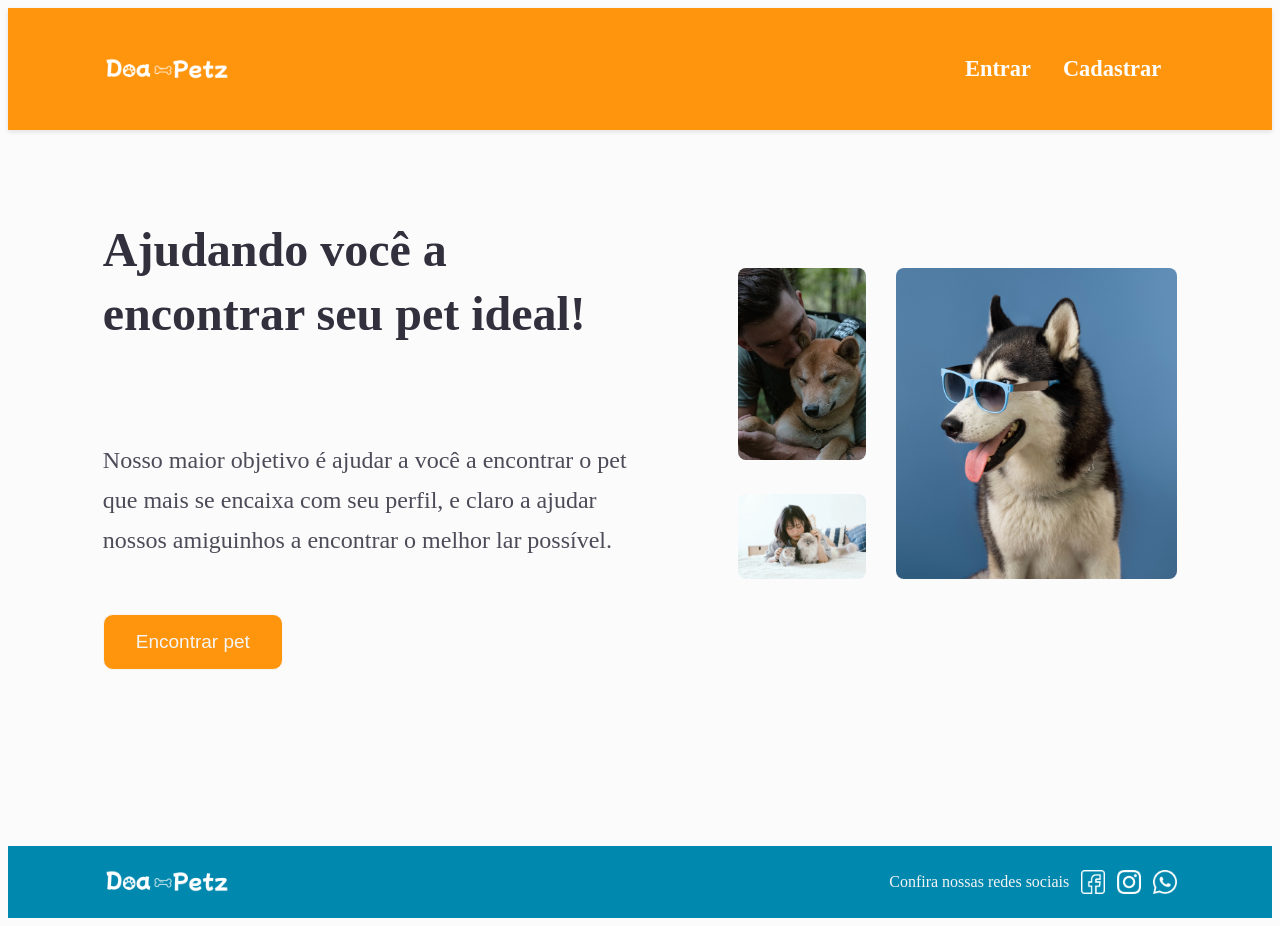
<file: index.html>
<!DOCTYPE html>
<html lang="pt-BR">

<head>
    <meta charset="UTF-8">
    <meta name="viewport" content="width=device-width, initial-scale=1.0">
    <title>Doa Petz Web</title>
    <!-- FontAwesome para os ícones do perfil logado -->
    <link rel="stylesheet" href="https://cdnjs.cloudflare.com/ajax/libs/font-awesome/6.4.0/css/all.min.css">
    <link rel="stylesheet" href="estilo.css">
</head>

<body>
    <!-- Modal de Cadastro de Pet -->
    <div id="modal-cadastro-pet" class="modal">
        <div class="modal-conteudo">
            <span class="fechar-modal-pet">&times;</span>
            <h2 class="titulo-modal">Cadastrar um Pet</h2>
            <form id="form-cadastro-pet">
                <div class="grupo-input">
                    <label for="nome-pet">Nome do Pet</label>
                    <input type="text" id="nome-pet" required placeholder="Ex: Bob, Mia...">
                </div>
                <div class="grupo-input">
                    <label for="especie-pet">Espécie</label>
                    <select id="especie-pet" required>
                        <option value="">Selecione...</option>
                        <option value="Cachorro">Cachorro</option>
                        <option value="Gato">Gato</option>
                        <option value="Outro">Outro</option>
                    </select>
                </div>
                <div class="grupo-input">
                    <label for="descricao-pet">Descrição</label>
                    <textarea id="descricao-pet" rows="3" required placeholder="É brincalhão? Calmo? Gosta de crianças?"></textarea>
                </div>
                <button type="submit" class="botao-principal botao-login">Cadastrar Pet</button>
            </form>
        </div>
    </div>

    <!-- Modal de Login -->
    <div id="modal-login" class="modal">
        <div class="modal-conteudo">
            <span class="fechar-modal">&times;</span>
            <h2 class="titulo-modal">Acesse sua conta</h2>
            <form id="form-login">
                <div class="grupo-input">
                    <label for="email">E-mail</label>
                    <input type="email" id="email" required placeholder="Digite seu e-mail">
                </div>
                <div class="grupo-input">
                    <label for="senha">Senha</label>
                    <input type="password" id="senha" required placeholder="Digite sua senha">
                </div>
                <button type="submit" class="botao-principal botao-login">Entrar</button>
            </form>
        </div>
    </div>

   <!-- Cabeçalho -->
    <header class="cabecalho">
        <nav class="menu">
            <a href="index.html">
                <img class="logomarca" src="./Assets/doapetz-branco.png" alt="Logo DoaPetz">
            </a>

            <!-- Estado 1: Visível quando DESLOGADO -->
            <ul class="links-navegacao links-padrao" id="menu-deslogado">
                <li><a href="">Entrar</a></li>
                <li class="registrar"><a href="">Cadastrar</a></li>
            </ul>

            <!-- Estado 2: Visível quando LOGADO (Oculto por padrão via CSS) -->
            <div class="perfil-cabecalho-detalhes" id="menu-logado" style="display: none;">
                <div class="info-usuario">
                    <img src="./Assets/homem-cachorro.jpeg" alt="Foto do Usuário" class="foto-perfil">
                    <div class="dados-usuario">
                        <span class="nome-usuario">The Rock</span>
                        <span class="localizacao"><i class="fa-solid fa-location-dot"></i> Scs, São Paulo</span>
                    </div>
                </div>

               <div class="acoes-direita">
                    <a href="encontrar-pets.html" class="icone-cabecalho" title="Voltar para Encontrar Pets">
                        <i class="fa-solid fa-house"></i>
                    </a>
                    <div class="icone-cabecalho" title="Notificações">
                        <i class="fa-regular fa-bell"></i>
                    </div>
                    <!-- Botão de Sair unificado -->
                    <div class="icone-cabecalho" id="btn-sair" title="Sair da Conta" style="cursor: pointer;">
                        <i class="fa-solid fa-right-from-bracket"></i>
                    </div>
                </div>
            </div>
        </nav>
    </header>   

    <!-- Corpo Principal -->
    <main class="corpo">
        <section class="painel-principal">
            <div class="anuncio-petz">
                <h1 class="titulo">Ajudando você a encontrar seu pet ideal!</h1>
                <p class="descricao">Nosso maior objetivo é ajudar a você a encontrar o pet que mais se encaixa com seu perfil, e claro a ajudar nossos amiguinhos a encontrar o melhor lar possível.</p>
                <button class="botao-principal">Encontrar pet</button>
            </div>
            <div class="imagens-petz">
                <div class="fotos-da-esquerda">
                    <img src="./Assets/homem-cachorro.jpeg" alt="Homem com cachorro">
                    <img src="./Assets/moca-gatos.jpg" alt="Mulher com gatos">
                </div>
                <div class="fotos-da-direita">
                    <img src="./Assets/cachorro-oculos.jpg" alt="cachorro com oculos">
                </div>
            </div>
        </section>
    </main>

    <!-- Rodapé -->
    <footer class="rodape">
        <div class="conteudo-rodape">
            <img class="logomarca" src="./Assets/doapetz-branco.png" alt="Logo DoaPetz">
            <div class="redes-sociais">
                <p>Confira nossas redes sociais</p>
                <img class="icone-social" src="./Assets/facebook.png" alt="Facebook">
                <img class="icone-social" src="./Assets/instagram.png" alt="Instagram">
                <img class="icone-social" src="./Assets/whatsapp.png" alt="WhatsApp">
            </div>
        </div>
    </footer>

    <!-- Arquivo JavaScript referenciado corretamente -->
    <script src="./script.js"></script>
</body>
</html>
</file>
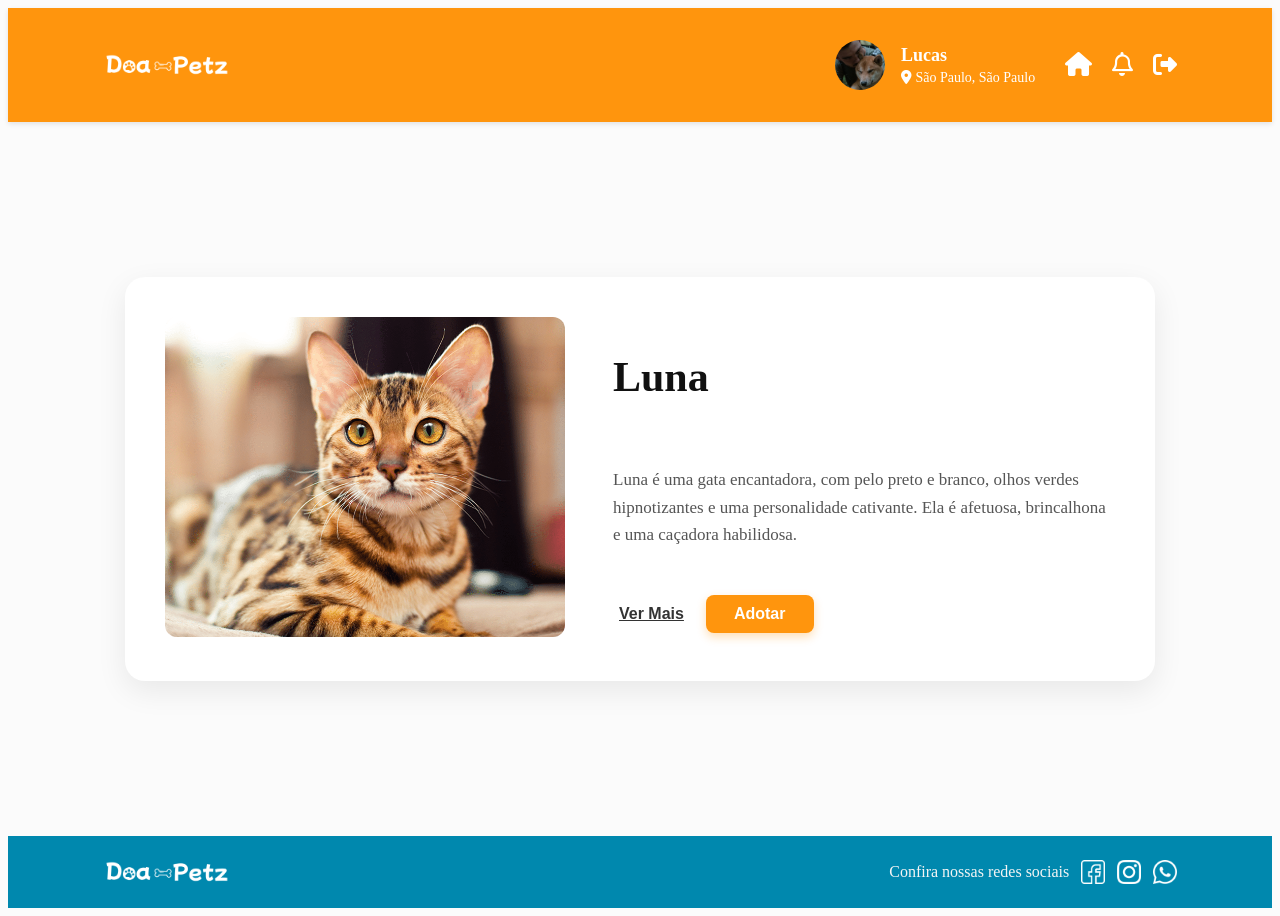
<file: detalhes-pet.html>
<!DOCTYPE html>
<html lang="pt-BR">

<head>
    <meta charset="UTF-8">
    <meta name="viewport" content="width=device-width, initial-scale=1.0">
    <title>Doa Petz - Detalhes do Pet</title>
    <!-- FontAwesome para os ícones -->
    <link rel="stylesheet" href="https://cdnjs.cloudflare.com/ajax/libs/font-awesome/6.4.0/css/all.min.css">
    <link rel="stylesheet" href="estilo.css">
</head>

<body class="pagina-detalhes">


    <!-- Cabeçalho Logado -->
    <header class="cabecalho-detalhes">
        <nav class="menu">
            <a href="encontrar-pets.html">
                <img class="logomarca" src="./Assets/doapetz-branco.png" alt="Logo DoaPetz">
            </a>

            <div class="perfil-cabecalho-detalhes">
                <div class="info-usuario">
                    <img src="./Assets/homem-cachorro.jpeg" alt="Foto do Usuário" class="foto-perfil">
                    <div class="dados-usuario">
                        <span class="nome-usuario">Lucas</span>
                        <span class="localizacao"><i class="fa-solid fa-location-dot"></i> São Paulo, São Paulo</span>
                    </div>
                </div>


                <div class="acoes-direita">
                    <a href="encontrar-pets.html" class="icone-cabecalho" title="Voltar para Encontrar Pets">
                        <i class="fa-solid fa-house"></i>
                    </a>
                    <div class="icone-cabecalho" title="Notificações">
                        <i class="fa-regular fa-bell"></i>
                    </div>
                    <!-- Botão de Sair unificado -->
                    <div class="icone-cabecalho" id="btn-sair" title="Sair da Conta" style="cursor: pointer;">
                        <i class="fa-solid fa-right-from-bracket"></i>
                    </div>
                </div>
            </div>
        </nav>
    </header>


    <main class="corpo-detalhe-pet">
        <div class="card-detalhe-container">

            <!-- Adicionamos um ID (imagem-pet) para o JavaScript conseguir trocar a foto -->
            <div class="detalhe-imagem">
                <img src="./Assets/luna.png" alt="Foto do Pet" id="imagem-pet">
            </div>


            <div class="detalhe-info">
                <!-- Adicionamos um ID (nome-pet) para o JavaScript trocar o título -->
                <h1 class="nome-pet-titulo" id="nome-pet">Luna</h1>

                <!-- Adicionamos um ID (descricao-pet) para o JavaScript trocar o texto -->
                <p class="descricao-pet-texto" id="descricao-pet">
                    Luna é uma gata encantadora, com pelo preto e branco, olhos verdes hipnotizantes e uma personalidade
                    cativante. Ela é afetuosa, brincalhona e uma caçadora habilidosa.
                </p>

                <div class="botoes-acao-pet">
                    <button class="btn-ver-mais" id="btn-ver-mais">Ver Mais</button>
                    <button class="btn-adotar" id="btn-adotar">Adotar</button>
                </div>
            </div>
        </div>
    </main>


    <footer class="rodape">
        <div class="conteudo-rodape">
            <img class="logomarca" src="./Assets/doapetz-branco.png" alt="Logo DoaPetz">
            <div class="redes-sociais">
                <p>Confira nossas redes sociais</p>
                <img class="icone-social" src="./Assets/facebook.png" alt="Facebook">
                <img class="icone-social" src="./Assets/instagram.png" alt="Instagram">
                <img class="icone-social" src="./Assets/whatsapp.png" alt="WhatsApp">
            </div>
        </div>
    </footer>
    <script>
        document.addEventListener("DOMContentLoaded", function () {
            const parametros = new URLSearchParams(window.location.search)
            const nomeDoPet = parametros.get("nome")
            const fotoDoPet = parametros.get("foto")
            const descricoesPets = {
               "SPOT": "Spot é um Labrador muito dócil e amigável de 08 anos. Adora correr no parque, é super paciente com crianças e está procurando uma família amorosa para curtir a terceira idade.",
"LUNA": "Luna é uma gata da raça Bengal, com 11 meses de idade. Extremamente curiosa, cheia de energia e adora brincar com bolinhas de corda.",
"GEORGIA": "Georgia é uma Beagle de 4 anos muito charmosa. Adora um bom passeio ao ar livre e é uma excelente companheira para quem gosta de caminhar.",
"MINGAU": "Mingau é um gato SRD de 2 anos, muito calmo, carinhoso e que adora tirar longos cochilos no sofá de casa.",
"Peppa": "Peppa é uma porca de 3 anos, muito comilona, adora correr atrás das pessoas para brincar e ama uma poça de lama",
"Scooby": "Scooby é um salsicha de 2 anos, muito encantador, adora correr e ganhar carinho de todos",
"George": "George é um  macaco de 1 ano, gosta de escalar tudo, ama ficar agarrado no pescoço de todos e comer muitas frutas",
"Pascal": "Pascal é um lagarto de 5 anos, adora se esconder e quando é encontrado começa a correr bem rápido atrás de todos",
"Telles": "Telles é um bulldog de 3 anos, adora dormir, comer muita ração e adora passear por todos os lugares", 
"Linguiça": "Linguiça é um lemure de 2 anos, encantadora, adora carinho e ama se esconder", 
"Kat": "Kat é uma gata de 2 anos, que adora dormir e ficar deitada no colo recebendo carinho", 
"Neve": "Neve é uma labradora de 3 anos, é muito carinhosa e adora ter alguém para brincar e passear."
            }

            if (nomeDoPet) {
                const tituloH1 = document.getElementById("nome-pet");
                if (tituloH1) {
                    tituloH1.innerText = nomeDoPet;
                }

                const textoDescricao = document.getElementById("descricao-pet")
                if (textoDescricao) {
                    const nomeMaiusculo = nomeDoPet.toUpperCase();
                    if (descricoesPets[nomeMaiusculo]) {
                        textoDescricao.innerText = descricoesPets[nomeMaiusculo];
                    } else {
                        textoDescricao.innerText = nomeDoPet + " é um amiguinho muito especial à procura de um lar!"
                    }
                }
            }

            if (fotoDoPet) {
                const imagemTag = document.getElementById("imagem-pet")
                if (imagemTag) {
                    imagemTag.src = fotoDoPet
                }
            }
            const btnAdotar = document.getElementById('btn-adotar')
            const btnVerMais = document.getElementById('btn-ver-mais')


            if (btnAdotar) {
                btnAdotar.addEventListener('click', function () {
         alert('Parabéns! Sua solicitação de adoção foi iniciada. Entraremos em contato! 🐾')
                })
            }
            if (btnVerMais) {
                btnVerMais.addEventListener('click', function () {
    alert('Aqui você pode exibir informações adicionais de saúde, vacinas e histórico do pet!')
                })
            }
        })
    </script>
</body>

</html>
</file>
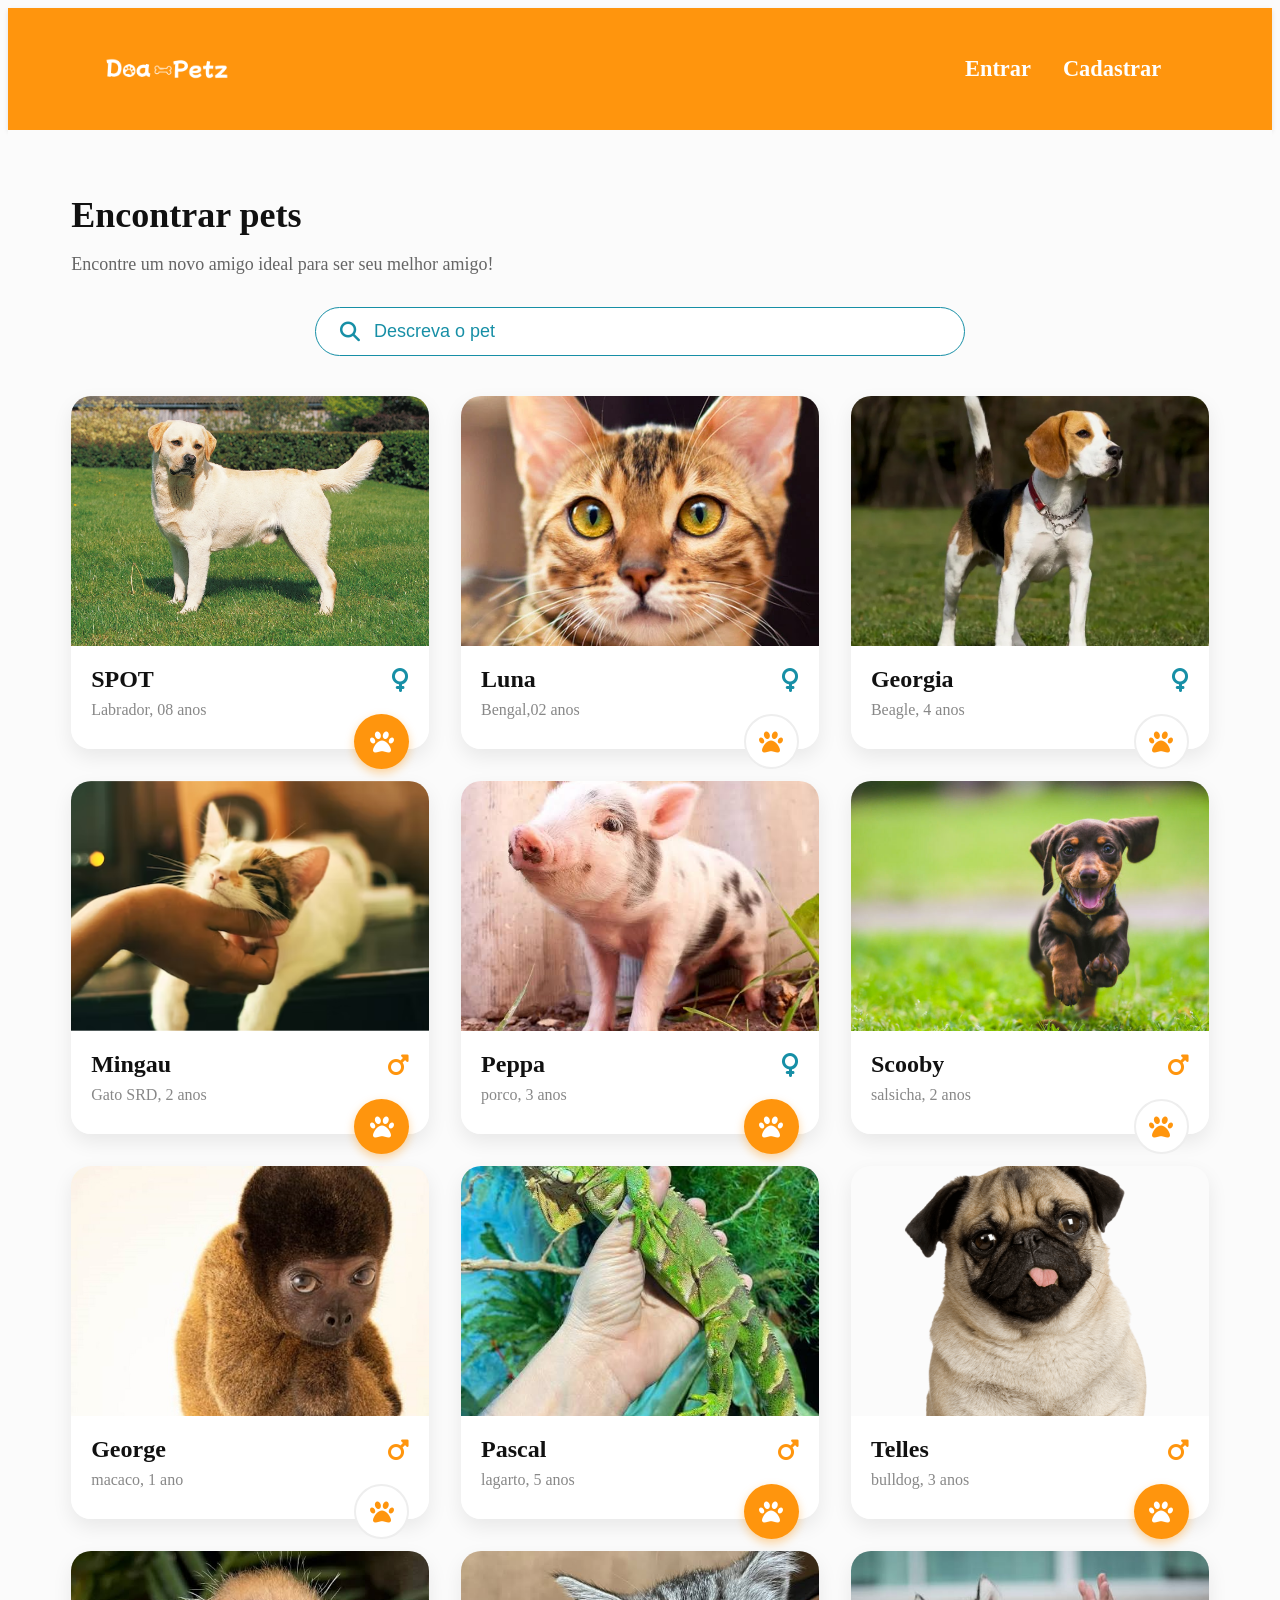
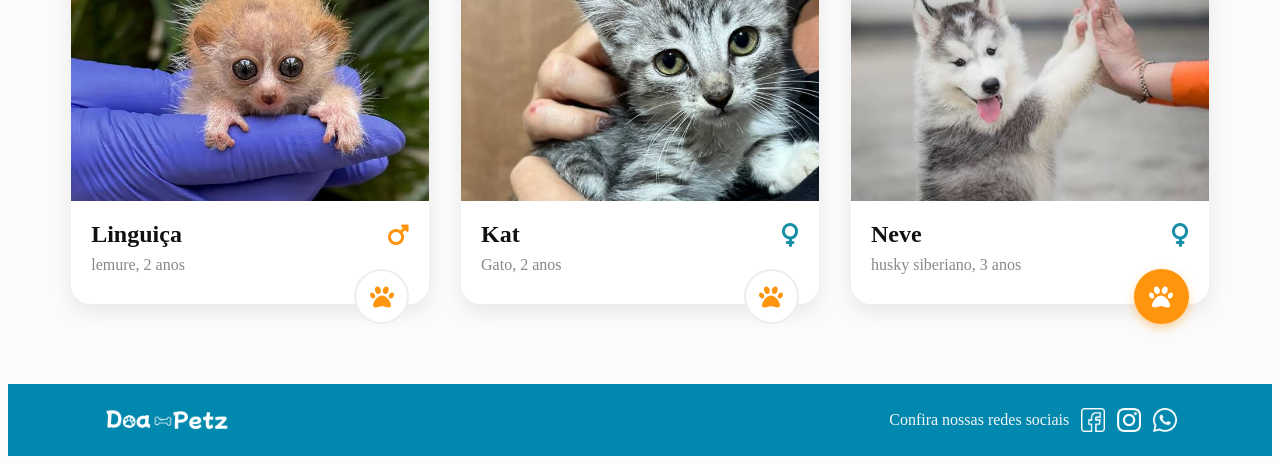
<file: encontrar-pets.html>
<!DOCTYPE html>
<html lang="pt-BR">

<head>
    <meta charset="UTF-8">
    <meta name="viewport" content="width=device-width, initial-scale=1.0">
    <title>Doa Petz - Encontrar Pets</title>
    <link rel="stylesheet" href="https://cdnjs.cloudflare.com/ajax/libs/font-awesome/6.4.0/css/all.min.css">
    <link rel="stylesheet" href="estilo.css">
</head>

<body class="fundo-laranja">


    <!-- Modal de Cadastro de Pet -->
    <div id="modal-cadastro-pet" class="modal">
        <div class="modal-conteudo">
            <span class="fechar-modal-pet">&times;</span>
            <h2 class="titulo-modal">Cadastrar um Pet</h2>
            <form id="form-cadastro-pet">
                <div class="grupo-input">
                    <label for="nome-pet">Nome do Pet</label>
                    <input type="text" id="nome-pet" required placeholder="Ex: Bob, Mia...">
                </div>
                <div class="grupo-input">
                    <label for="especie-pet">Espécie</label>
                    <select id="especie-pet" required>
                        <option value="">Selecione...</option>
                        <option value="Cachorro">Cachorro</option>
                        <option value="Gato">Gato</option>
                        <option value="Outro">Outro</option>
                    </select>
                </div>
                <div class="grupo-input">
                    <label for="descricao-pet">Descrição</label>
                    <textarea id="descricao-pet" rows="3" required placeholder="É brincalhão? Calmo?"></textarea>
                </div>
                <button type="submit" class="botao-principal botao-login">Cadastrar Pet</button>
            </form>
        </div>
    </div>


    <!-- Modal de Login -->
    <div id="modal-login" class="modal">
        <div class="modal-conteudo">
            <span class="fechar-modal">&times;</span>
            <h2 class="titulo-modal">Acesse sua conta</h2>
            <form id="form-login">
                <div class="grupo-input">
                    <label for="email">E-mail</label>
                    <input type="email" id="email" required placeholder="Digite seu e-mail">
                </div>
                <div class="grupo-input">
                    <label for="senha">Senha</label>
                    <input type="password" id="senha" required placeholder="Digite sua senha">
                </div>
                <button type="submit" class="botao-principal botao-login">Entrar</button>
            </form>
        </div>
    </div>


    <!-- Cabeçalho Dinâmico Correto -->
    <header class="cabecalho">
        <nav class="menu">
            <a href="index.html">
                <img class="logomarca" src="./Assets/doapetz-branco.png" alt="Logo DoaPetz">
            </a>


            <!-- Estado 1: Visível quando DESLOGADO -->
            <ul class="links-navegacao links-padrao" id="menu-deslogado">
                <li><a href="">Entrar</a></li>
                <li class="registrar"><a href="">Cadastrar</a></li>
            </ul>


            <!-- Estado 2: Visível quando LOGADO (Oculto por padrão via CSS) -->
            <div class="perfil-cabecalho-detalhes" id="menu-logado" style="display: none;">
                <div class="info-usuario">
                    <img src="./Assets/bichinho.jpg" alt="Foto do Usuário" class="foto-perfil">
                    <div class="dados-usuario">
                        <span class="nome-usuario">Izabelly</span>
                        <span class="localizacao"><i class="fa-solid fa-location-dot"></i> scs, São Paulo</span>
                    </div>
                </div>


                <div class="acoes-direita">
                    <a href="index.html" class="icone-cabecalho" title="Ir para a Home">
                        <i class="fa-solid fa-house"></i>
                    </a>
                    <div class="icone-cabecalho" title="Notificações">
                        <i class="fa-regular fa-bell"></i>
                    </div>
                    <!-- Botão de Sair unificado -->
                    <div class="icone-cabecalho" id="btn-sair" title="Sair da Conta" style="cursor: pointer;">
                        <i class="fa-solid fa-right-from-bracket"></i>
                    </div>
                </div>
            </div>
        </nav>
    </header>


    <main class="corpo-app">
        <div class="cabecalho-busca">
            <h1 class="titulo-app">Encontrar pets</h1>
            <p class="descricao-app">Encontre um novo amigo ideal para ser seu melhor amigo!</p>

            <div class="barra-busca">
                <i class="fa-solid fa-magnifying-glass"></i>
                <input type="text" id="busca-pet" placeholder="Descreva o pet">
            </div>
        </div>


        <div class="grid-pets" id="grid-pets">
            <!-- Pet 1 -->
            <div class="cartao-pet">
                <img src="./Assets/spot.jpg" alt="Spot">
                <div class="info-pet">
                    <div class="linha-titulo">
                        <h3>SPOT</h3>
                        <i class="fa-solid fa-venus icone-femea"></i>
                    </div>
                    <p>Labrador, 08 anos</p>
                    <button class="btn-patinha"><i class="fa-solid fa-paw"></i></button>
                </div>
            </div>


            <!-- Pet 2 -->
            <div class="cartao-pet">
                <img src="./Assets/bengal-p.jpg" alt="Luna">
                <div class="info-pet">
                    <div class="linha-titulo">
                        <h3>Luna</h3>
                        <i class="fa-solid fa-venus icone-femea"></i>
                    </div>
                    <p>Bengal,02 anos </p>
                    <button class="btn-patinha btn-patinha-inativo"><i class="fa-solid fa-paw"></i></button>
                </div>
            </div>


            <!-- Pet 3 -->
            <div class="cartao-pet">
                <img src="./Assets/raca-beagle.jpg" alt="Georgia">
                <div class="info-pet">
                    <div class="linha-titulo">
                        <h3>Georgia</h3>
                        <i class="fa-solid fa-venus icone-femea"></i>
                    </div>
                    <p>Beagle, 4 anos</p>
                    <button class="btn-patinha btn-patinha-inativo"><i class="fa-solid fa-paw"></i></button>
                </div>
            </div>

            <!-- Pet 4 -->
            <div class="cartao-pet">
                <img src="./Assets/gato_mao.png" alt="Mingau">
                <div class="info-pet">
                    <div class="linha-titulo">
                        <h3>Mingau</h3>
                        <i class="fa-solid fa-mars icone-macho"></i>
                    </div>
                    <p>Gato SRD, 2 anos</p>
                    <button class="btn-patinha"><i class="fa-solid fa-paw"></i></button>
                </div>
            </div>

            <!-- Pet 1 -->
            <div class="cartao-pet">
                <img src="./Assets/porquinho pt2.jpg" alt="Peppa">
                <div class="info-pet">
                    <div class="linha-titulo">
                        <h3>Peppa</h3>
                        <i class="fa-solid fa-venus icone-femea"></i>
                    </div>
                    <p>porco, 3 anos</p>
                    <button class="btn-patinha"><i class="fa-solid fa-paw"></i></button>
                </div>
            </div>


            <!-- Pet 2 -->
            <div class="cartao-pet">
                <img src="./Assets/salsicha.jpeg" alt="Scooby">
                <div class="info-pet">
                    <div class="linha-titulo">
                        <h3>Scooby</h3>
                        <i class="fa-solid fa-mars icone-macho"></i>
                    </div>
                    <p>salsicha, 2 anos</p>
                    <button class="btn-patinha btn-patinha-inativo"><i class="fa-solid fa-paw"></i></button>
                </div>
            </div>


            <!-- Pet 3 -->
            <div class="cartao-pet">
                <img src="./Assets/macaquinho.jpg" alt="George">
                <div class="info-pet">
                    <div class="linha-titulo">
                        <h3>George</h3>
                        <i class="fa-solid fa-mars icone-macho"></i>
                    </div>
                    <p>macaco, 1 ano</p>
                    <button class="btn-patinha btn-patinha-inativo"><i class="fa-solid fa-paw"></i></button>
                </div>
            </div>

            <!-- Pet 4 -->
            <div class="cartao-pet">
                <img src="./Assets/bicho verde.jpg" alt="Pascal">
                <div class="info-pet">
                    <div class="linha-titulo">
                        <h3>Pascal</h3>
                        <i class="fa-solid fa-mars icone-macho"></i>
                    </div>
                    <p>lagarto, 5 anos</p>
                    <button class="btn-patinha"><i class="fa-solid fa-paw"></i></button>
                </div>
            </div>

            <!-- Pet 1 -->
            <div class="cartao-pet">
                <img src="./Assets/telles.png" alt="Telles">
                <div class="info-pet">
                    <div class="linha-titulo">
                        <h3>Telles</h3>
                        <i class="fa-solid fa-mars icone-macho"></i>
                    </div>
                    <p>bulldog, 3 anos</p>
                    <button class="btn-patinha"><i class="fa-solid fa-paw"></i></button>
                </div>
            </div>


            <!-- Pet 2 -->
            <div class="cartao-pet">
                <img src="./Assets/bichinho.jpg" alt="Linguiça">
                <div class="info-pet">
                    <div class="linha-titulo">
                        <h3>Linguiça</h3>
                        <i class="fa-solid fa-mars icone-macho"></i>
                    </div>
                    <p>lemure, 2 anos</p>
                    <button class="btn-patinha btn-patinha-inativo"><i class="fa-solid fa-paw"></i></button>
                </div>
            </div>


            <!-- Pet 3 -->
            <div class="cartao-pet">
                <img src="./Assets/kat.jpg" alt="Kat">
                <div class="info-pet">
                    <div class="linha-titulo">
                        <h3>Kat</h3>
                        <i class="fa-solid fa-venus icone-femea"></i>
                    </div>
                    <p>Gato, 2 anos</p>
                    <button class="btn-patinha btn-patinha-inativo"><i class="fa-solid fa-paw"></i></button>
                </div>
            </div>

            <!-- Pet 4 -->
            <div class="cartao-pet">
                <img src="./Assets/neve.jpg" alt="Neve">
                <div class="info-pet">
                    <div class="linha-titulo">
                        <h3>Neve</h3>
                        <i class="fa-solid fa-venus icone-femea"></i>
                    </div>
                    <p>husky siberiano, 3 anos</p>
                    <button class="btn-patinha"><i class="fa-solid fa-paw"></i></button>
                </div>
            </div>

        </div>
    </main>


    <footer class="rodape">
        <div class="conteudo-rodape">
            <img class="logomarca" src="./Assets/doapetz-branco.png" alt="Logo DoaPetz">
            <div class="redes-sociais">
                <p>Confira nossas redes sociais</p>
                <img class="icone-social" src="./Assets/facebook.png" alt="Facebook">
                <img class="icone-social" src="./Assets/instagram.png" alt="Instagram">
                <img class="icone-social" src="./Assets/whatsapp.png" alt="WhatsApp">
            </div>
        </div>
    </footer>


    <script src="./script.js"></script>
</body>

</html>
</file>
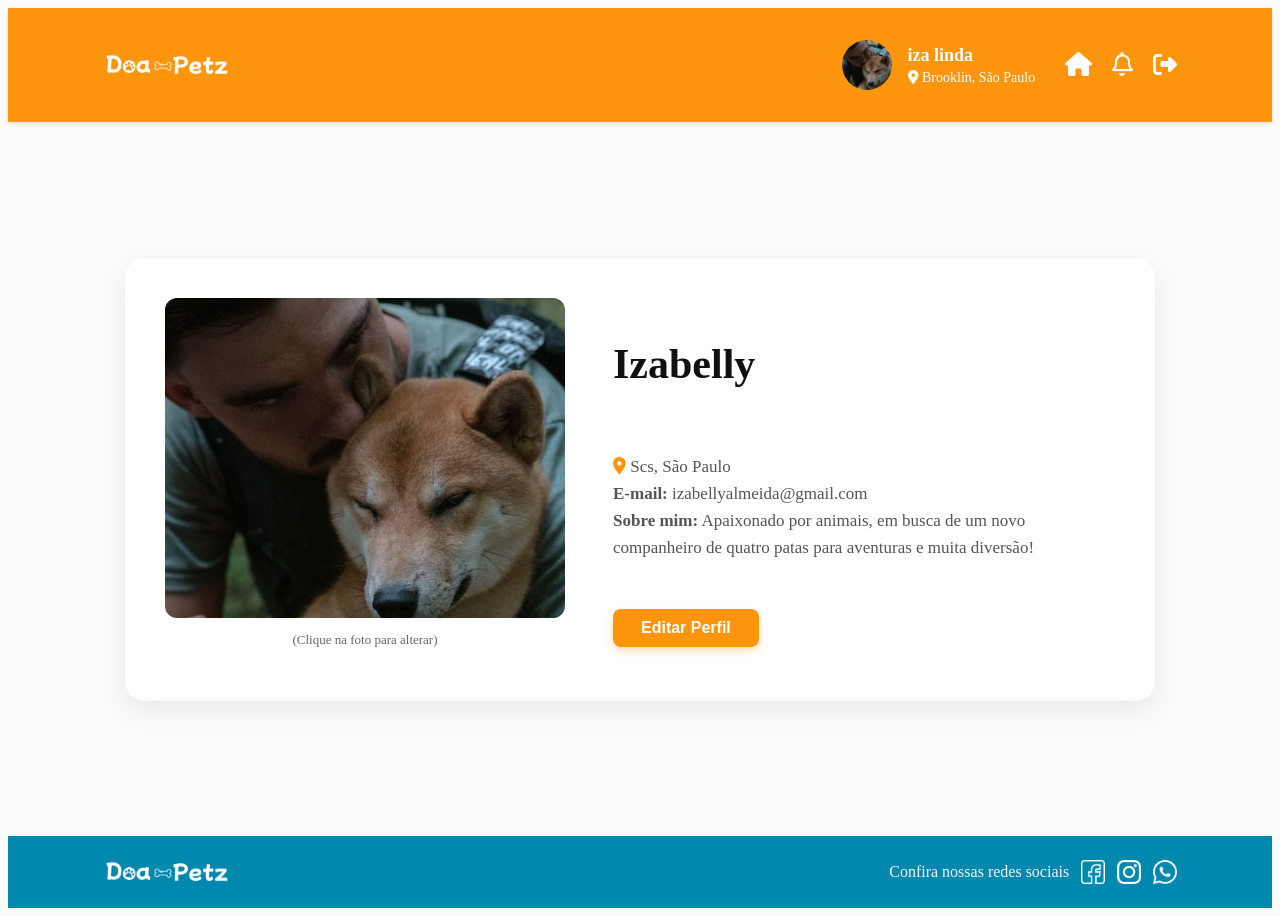
<file: perfil.html>
<!DOCTYPE html>
<html lang="pt-BR">
<head>
    <meta charset="UTF-8">
    <meta name="viewport" content="width=device-width, initial-scale=1.0">
    <title>Doa Petz - Meu Perfil</title>
    <!-- FontAwesome para os ícones -->
    <link rel="stylesheet" href="https://cdnjs.cloudflare.com/ajax/libs/font-awesome/6.4.0/css/all.min.css">
    <link rel="stylesheet" href="estilo.css">
</head>
<body class="pagina-detalhes">

    <!-- Cabeçalho Logado Padronizado -->
    <header class="cabecalho-detalhes">
        <nav class="menu">
            <a href="encontrar-pets.html">
                <img class="logomarca" src="./Assets/doapetz-branco.png" alt="Logo DoaPetz">
            </a>
            
            <div class="perfil-cabecalho-detalhes">
                <div class="info-usuario">
                    <img src="./Assets/homem-cachorro.jpeg" alt="Foto do Usuário" class="foto-perfil">
                    <div class="dados-usuario">
                        <span class="nome-usuario">iza linda</span>
                        <span class="localizacao"><i class="fa-solid fa-location-dot"></i> Brooklin, São Paulo</span>
                    </div>
                </div>

                <div class="acoes-direita">
                    <a href="encontrar-pets.html" class="icone-cabecalho" title="Voltar para Encontrar Pets">
                        <i class="fa-solid fa-house"></i>
                    </a>
                    <div class="icone-cabecalho" title="Notificações">
                        <i class="fa-regular fa-bell"></i>
                    </div>
                    <!-- Botão de Sair unificado -->
                    <div class="icone-cabecalho" id="btn-sair" title="Sair da Conta" style="cursor: pointer;">
                        <i class="fa-solid fa-right-from-bracket"></i>
                    </div>
                </div>
            </div>
        </nav>
    </header>

    <!-- Corpo Principal da Página de Perfil -->
    <main class="corpo-detalhe-pet">
        <div class="card-detalhe-container">
            
            <!-- Foto de Perfil Interativa -->
            <div class="detalhe-imagem" style="text-align: center;">
                <img src="./Assets/homem-cachorro.jpeg" alt="Foto de The Rock" id="foto-perfil-usuario" style="cursor: pointer;" title="Clique para trocar a foto">
                <p style="font-size: 13px; color: #666; margin-top: 10px;">(Clique na foto para alterar)</p>
                
                <!-- Input de arquivo escondido -->
                <input type="file" id="input-nova-foto" accept="image/*" style="display: none;">
            </div>

            <!-- Informações do Usuário -->
            <div class="detalhe-info">
                <h1 class="nome-pet-titulo">Izabelly</h1>
                <p class="descricao-pet-texto">
                    <i class="fa-solid fa-location-dot" style="color: #ff950d;"></i> Scs, São Paulo<br>
                    <strong>E-mail:</strong> izabellyalmeida@gmail.com<br>
                    <strong>Sobre mim:</strong> Apaixonado por animais, em busca de um novo companheiro de quatro patas para aventuras e muita diversão!
                </p>
                <div class="botoes-acao-pet">
                    <button class="btn-adotar" id="btn-editar-perfil">Editar Perfil</button>
                </div>
            </div>
        </div>
    </main>

    <!-- Rodapé Padronizado -->
    <footer class="rodape">
        <div class="conteudo-rodape">
            <img class="logomarca" src="./Assets/doapetz-branco.png" alt="Logo DoaPetz">
            <div class="redes-sociais">
                <p>Confira nossas redes sociais</p>
                <img class="icone-social" src="./Assets/facebook.png" alt="Facebook">
                <img class="icone-social" src="./Assets/instagram.png" alt="Instagram">
                <img class="icone-social" src="./Assets/whatsapp.png" alt="WhatsApp">
            </div>
        </div>
    </footer>
    <script>
   document.addEventListener("DOMContentLoaded", function() {
    const imagemPerfil = document.getElementById("foto-perfil-usuario") 
    const inputNovafoto  = document.getElementById("input-nova-foto")
    const fotosCabecalho = document.querySelectorAll(".foto-perfil")

    // carrega a foto salva na memeoria ao abrir a pagina 
    const fotoSalva = localStorage.getItem("fotoPerfilUsuario")
    if (fotoSalva){
        if (imagemPerfil) imagemPerfil.src = fotoSalva
        fotosCabecalho.forEach(function(foto) {
            foto.src = fotoSalva
        })
     }
   })
   
    </script>
    </body>
    </html>
</file>
<file: estilo.css>
estilo.txt
100%
@import url('https://fonts.googleapis.com/css2?family=Raleway:ital,wght@0,100;0,200;0,300;0,400;0,500;0,600;0,700;0,800;0,900;1,100;1,200;1,300;1,400;1,500;1,600;1,700;1,800;1,900&display=swap');
@import url('https://fonts.googleapis.com/css2?family=Mochiy+Pop+One&display=swap');

/* Definir propriedades Globais */
* {
    margin: 0px;
    padding: 0px;
    box-sizing: border-box;
    font-family: 'Raleway', sans-serif;
}

html {
    background-color: #fbfbfb;
}

/* Padronização da Logo em todas as páginas */
.logomarca {
    width: 130px;
    height: auto;
    display: block;
}

.titulo {
    font-size: 48px;
    font-weight: 700;
    line-height: 4rem;
    color: #33303E;
}

.descricao {
    font-size: 24px;
    font-weight: 500;
    line-height: 2.5rem;
    color: #4e4b59;
}

/* =========================================
   PADRONIZAÇÃO DA ALTURA DO CABEÇALHO
   ========================================= */
.cabecalho, .cabecalho-detalhes, .cabecalho-app {
    background-color: #ff950d !important;
    padding: 32px 0 !important; /* Altura unificada, robusta e idêntica em todas as telas */
    box-shadow: 0px 2px 5px rgba(0, 0, 0, 0.1);
    width: 100%;
}

.menu {
    width: 85%;
    margin: 0 auto;
    display: flex;
    flex-direction: row;
    justify-content: space-between;
    align-items: center;
}

.links-navegacao {
    display: flex;
    flex-direction: row;
    list-style-type: none;
    color: #fff;
}

.links-navegacao li a {
    text-decoration: none;
    padding: 16px;
    font-size: 1.4rem;
    font-weight: 600;
    color: #fff;
}

li.registrar a {
    color: #fff;
}

li.registrar a:hover {
    color: #fff;
    font-size: 1.5rem;
    padding: 0 10px;
    transition: 0.5s ease;
}

/* Corpo principal da Home */
.corpo {
    padding-top: 48px;
    padding-bottom: 48px;
}

.painel-principal {
    display: flex;
    flex-direction: row;
    align-items: center;
    width: 85%;
    margin: 0 auto;
    justify-content: space-between;
    margin-bottom: 128px;
}

.anuncio-petz {
    width: 50%;
    display: flex;
    flex-direction: column;
    align-items: flex-start;
    gap: 30px;
}

.botao-principal {
    font-size: 19px;
    font-family: 'Mochiy Pop One', sans-serif;
    padding: 16px 32px;
    background-color: #ff950d;
    color: #f5f5f5;
    border-radius: 10px;
    border: 1px solid #f5f5f5;
    cursor: pointer;
}

.imagens-petz {
    display: flex;
    flex-direction: row;
    gap: 30px;
}

.fotos-da-esquerda,
.fotos-da-direita {
    display: flex;
    flex-direction: column;
    justify-content: space-between;
}

.fotos-da-esquerda img {
    width: 10vw;
    border-radius: 8px;
}

.fotos-da-direita img {
    width: 22vw;
    border-radius: 8px;
}

/* Rodape */
.rodape {
    background-color: #0088ae;
}

.conteudo-rodape {
    padding-top: 24px;
    padding-bottom: 24px;
    width: 85%;
    margin: 0 auto;
    display: flex;
    flex-direction: row;
    justify-content: space-between;
    align-items: center;
}

.redes-sociais {
    display: flex;
    flex-direction: row;
    gap: 12px;
    align-items: center;
    font-weight: 500;
    font-size: 20px;
}

.redes-sociais p {
    color: #f5f5f5;
    margin: 0;
    font-size: 16px;
}

.icone-social {
    width: 24px;
    height: 24px;
}

.copyright {
    color: #f5f5f5;
    text-align: center;
    padding-bottom: 16px;
    margin: 0;
}

.copyright strong {
    font-weight: bold;
}

.redes-sociais img {
    filter: brightness(0) invert(1);
}

/* =========================
   ESTILOS DO MODAL
   ========================= */
.modal {
    display: none;
    position: fixed;
    z-index: 1000;
    left: 0;
    top: 0;
    width: 100%;
    height: 100%;
    background-color: rgba(0, 0, 0, 0.6);
    align-items: center;
    justify-content: center;
    backdrop-filter: blur(3px);
}

.modal-conteudo {
    background-color: #fbfbfb;
    padding: 40px;
    border-radius: 12px;
    width: 90%;
    max-width: 400px;
    box-shadow: 0 10px 25px rgba(0,0,0,0.2);
    position: relative;
    animation: descerModal 0.3s ease-out;
}

@keyframes descerModal {
    from { transform: translateY(-50px); opacity: 0; }
    to { transform: translateY(0); opacity: 1; }
}

.fechar-modal, .fechar-modal-pet {
    position: absolute;
    top: 15px;
    right: 20px;
    font-size: 28px;
    font-weight: bold;
    color: #4e4b59;
    cursor: pointer;
}

.fechar-modal:hover, .fechar-modal-pet:hover {
    color: #ff6e22;
}

.titulo-modal {
    font-size: 28px;
    font-weight: 700;
    color: #33303E;
    text-align: center;
    margin-bottom: 24px;
}

#form-login, #form-cadastro-pet {
    display: flex;
    flex-direction: column;
    gap: 20px;
}

.grupo-input {
    display: flex;
    flex-direction: column;
    gap: 8px;
}

.grupo-input label {
    font-weight: 600;
    color: #4e4b59;
    font-size: 16px;
}

.grupo-input input,
.grupo-input select,
.grupo-input textarea {
    padding: 12px;
    border: 1px solid #ccc;
    border-radius: 8px;
    font-size: 16px;
    outline: none;
    transition: border 0.3s;
    font-family: 'Raleway', sans-serif;
    resize: vertical; 
}

.grupo-input input:focus,
.grupo-input select:focus,
.grupo-input textarea:focus {
    border-color: #ff950d;
}

.botao-login {
    width: 100%;
    margin-top: 10px;
    font-size: 16px;
}

/* =========================================
   ESTILOS DA PÁGINA "ENCONTRAR PETS" (APP)
   ========================================= */
.fundo-laranja {
    background-color: #ff950d;
}

.info-usuario {
    display: flex;
    align-items: center;
    gap: 16px;
}

.foto-perfil {
    width: 50px;
    height: 50px;
    border-radius: 50%;
    object-fit: cover;
}

.dados-usuario {
    display: flex;
    flex-direction: column;
}

.nome-usuario {
    font-size: 18px;
    font-weight: 700;
}

.localizacao {
    font-size: 14px;
    font-weight: 500;
    margin-top: 4px;
}

/* Agrupamento da Direita (Casa + Sino) */
.acoes-direita {
    display: flex;
    align-items: center;
    gap: 20px;
}

.icone-cabecalho {
    color: #fff;
    font-size: 24px;
    text-decoration: none;
    cursor: pointer;
    transition: transform 0.3s;
}

.icone-cabecalho:hover {
    transform: scale(1.2);
    color: #fbfbfb;
}

.corpo-app {
    background-color: #fbfbfb;
    min-height: 80vh;
    padding: 40px 5%;
}

.titulo-app {
    font-size: 36px;
    font-weight: 700;
    color: #111;
    margin-bottom: 8px;
}

.descricao-app {
    font-size: 18px;
    color: #666;
    margin-bottom: 32px;
}

.barra-busca {
    display: flex;
    align-items: center;
    background-color: #fff;
    border: 1px solid #178fa6;
    border-radius: 50px;
    padding: 12px 24px;
    margin-bottom: 40px;
    max-width: 600px;
    margin-left: auto;
    margin-right: auto;
}

.barra-busca i {
    color: #178fa6;
    font-size: 20px;
    margin-right: 12px;
}

.barra-busca input {
    border: none;
    outline: none;
    width: 100%;
    font-size: 18px;
    color: #333;
    font-family: 'Raleway', sans-serif;
}

.barra-busca input::placeholder {
    color: #178fa6;
}

/* =========================================
   Grid de Cartões e Pets
   ========================================= */
.grid-pets {
    display: grid;
    grid-template-columns: repeat(auto-fill, minmax(280px, 1fr));
    gap: 32px;
    margin-bottom: 40px;
}

.cartao-pet {
    background-color: transparent; 
    border-radius: 20px;
    /* Sombra suave para destacar o cartão do fundo branco */
    box-shadow: 0 8px 20px rgba(0, 0, 0, 0.08); 
    transition: transform 0.3s, box-shadow 0.3s;
    position: relative;
    display: flex;
    flex-direction: column;
    cursor: pointer;
}

.cartao-pet:hover {
    transform: translateY(-5px);
    box-shadow: 0 12px 25px rgba(0, 0, 0, 0.12); /* Sombra um pouco mais forte ao passar o rato */
}

.cartao-pet img {
    width: 100%;
    height: 250px;
    object-fit: cover;
    border-radius: 20px 20px 0 0;
}

.info-pet {
    padding: 20px;
    position: relative;
    background-color: #fff;
    border-radius: 0 0 20px 20px;
}

.linha-titulo {
    display: flex;
    justify-content: space-between;
    align-items: center;
    margin-bottom: 8px;
}

.linha-titulo h3 {
    font-size: 24px;
    font-weight: 800;
    color: #111;
    margin: 0;
}

.icone-femea {
    color: #178fa6;
    font-size: 24px;
}

.icone-macho {
    color: #ff950d;
    font-size: 24px;
}

.info-pet p {
    color: #888;
    font-size: 16px;
    font-weight: 500;
    margin: 0;
    padding-bottom: 10px;
}

.btn-patinha {
    position: absolute;
    bottom: -20px;
    right: 20px;
    background-color: #ff950d;
    color: #fff;
    border: none;
    border-radius: 50%;
    width: 55px;
    height: 55px;
    font-size: 24px;
    cursor: pointer;
    box-shadow: 0 4px 10px rgba(255, 149, 13, 0.4);
    display: flex;
    align-items: center;
    justify-content: center;
    transition: 0.3s;
    z-index: 10;
}

.btn-patinha:hover {
    transform: scale(1.1);
}

.btn-patinha-inativo {
    background-color: #fff;
    color: #ff950d;
    border: 2px solid #eee;
    box-shadow: none;
}

/* =========================================
   ESTILOS DA PÁGINA "DETALHES DO PET"
   ========================================= */
.pagina-detalhes {
    background-color: #fbfbfb;
    display: flex;
    flex-direction: column;
    min-height: 100vh;
}

/* Alinhamento do Perfil do Usuário e Ícones na Direita do Cabeçalho Logado */
.perfil-cabecalho-detalhes {
    display: flex;
    align-items: center;
    gap: 30px;
    color: #fff;
}

.corpo-detalhe-pet {
    flex: 1;
    display: flex;
    align-items: center;
    justify-content: center;
    padding: 60px 20px;
}

.card-detalhe-container {
    background-color: #fff;
    border-radius: 20px;
    box-shadow: 0 10px 30px rgba(0,0,0,0.08);
    display: flex;
    flex-direction: row;
    gap: 48px;
    padding: 40px;
    max-width: 950px;
    width: 100%;
    align-items: center;
}

.detalhe-imagem img {
    width: 400px;
    height: 320px;
    object-fit: cover;
    border-radius: 12px;
}

.detalhe-info {
    display: flex;
    flex-direction: column;
    gap: 20px;
    flex: 1;
}

.nome-pet-titulo {
    font-size: 42px;
    font-weight: 800;
    color: #111;
}

.descricao-pet-texto {
    font-size: 17px;
    color: #555;
    line-height: 1.6;
}

.botoes-acao-pet {
    display: flex;
    gap: 16px;
    margin-top: 10px;
}

.btn-ver-mais {
    background-color: transparent;
    border: none;
    color: #333;
    font-weight: 600;
    font-size: 16px;
    cursor: pointer;
    text-decoration: underline;
}

.btn-adotar {
    background-color: #ff950d;
    color: #fff;
    border: none;
    padding: 10px 28px;
    border-radius: 8px;
    font-weight: 700;
    font-size: 16px;
    cursor: pointer;
    box-shadow: 0 4px 10px rgba(255, 149, 13, 0.3);
    transition: 0.3s;
}

.btn-adotar:hover {
    background-color: #e0820b;
}

/* Responsivo para celulares/tablets menores */
@media (max-width: 768px) {
    .card-detalhe-container {
        flex-direction: column;
        padding: 20px;
    }
    .detalhe-imagem img {
        width: 100%;
        height: 250px;
    }
    .perfil-cabecalho-detalhes {
        gap: 15px;
    }
    .dados-usuario {
        display: none;
    }
}

/* Correção do menu dinâmico no cabeçalho */
#menu-logado {
    display: none;
    align-items: center;
}
Exibindo estilo.txt…
</file>
